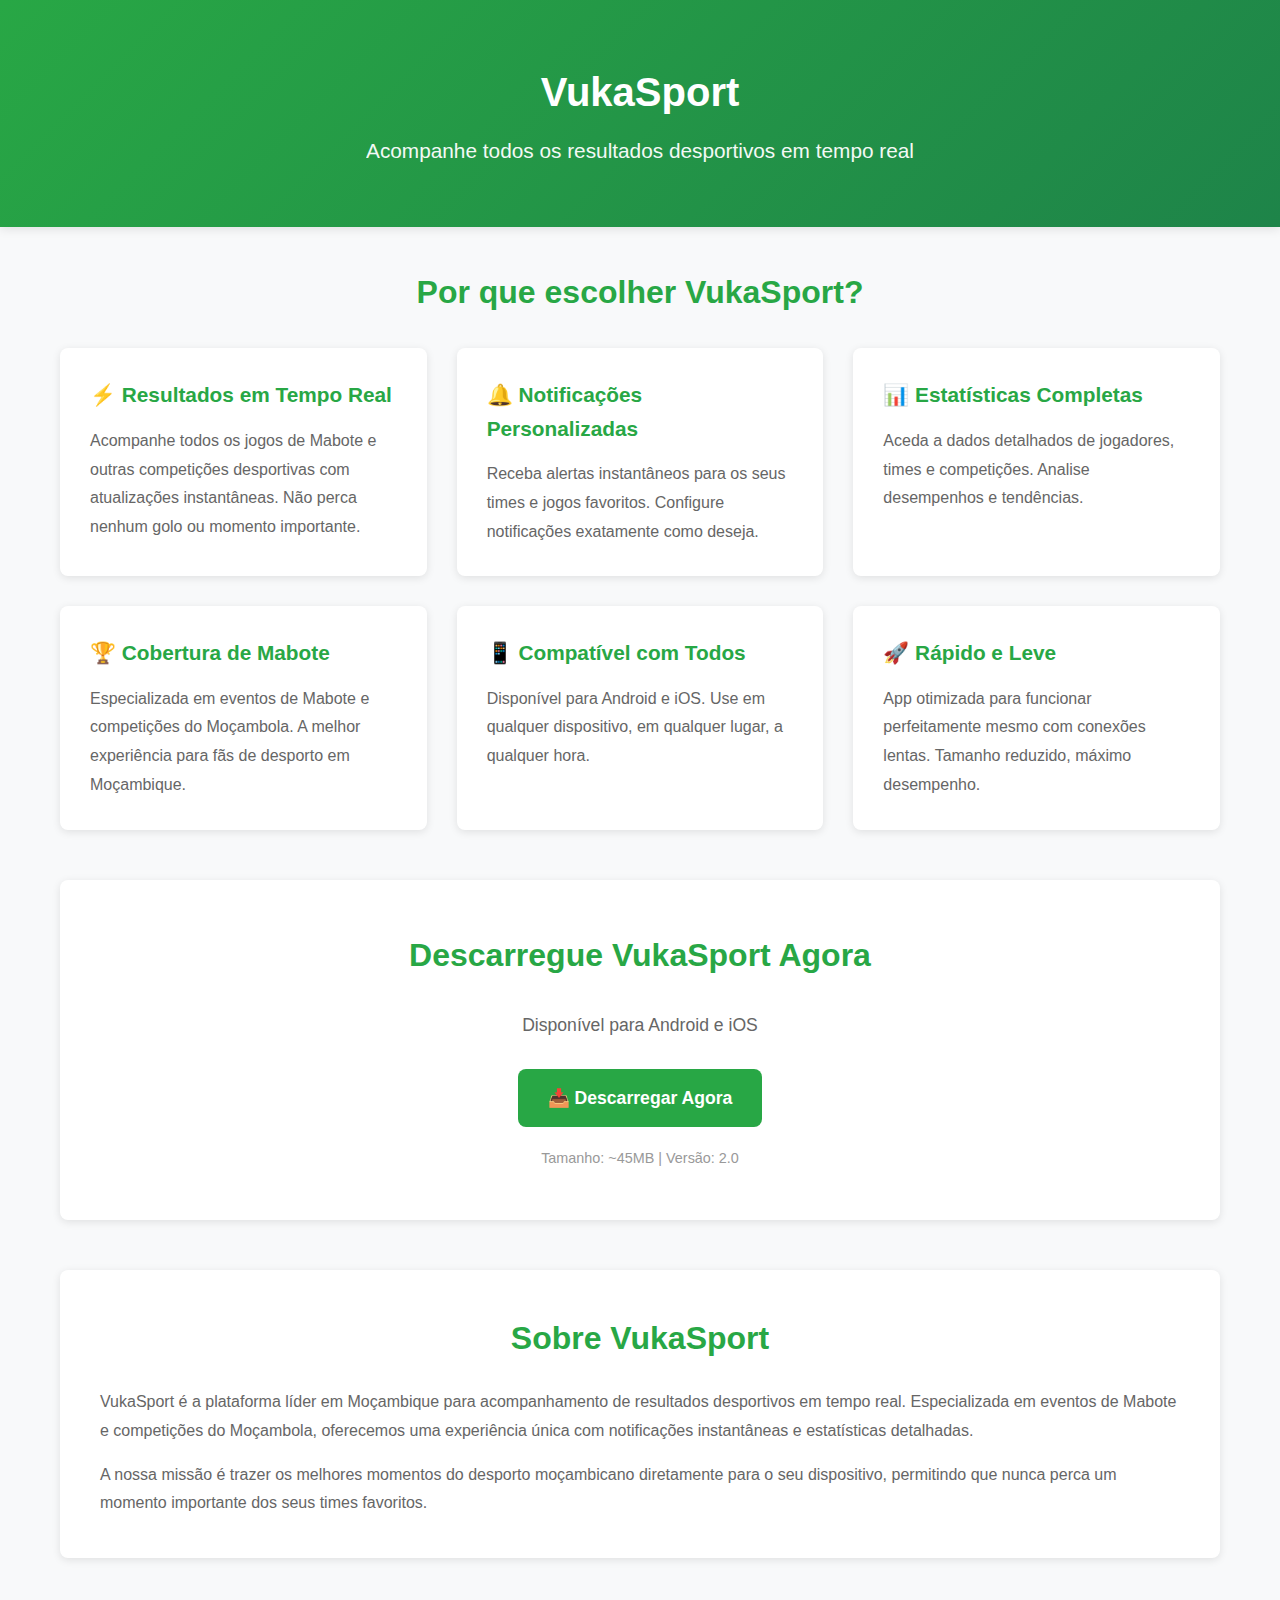
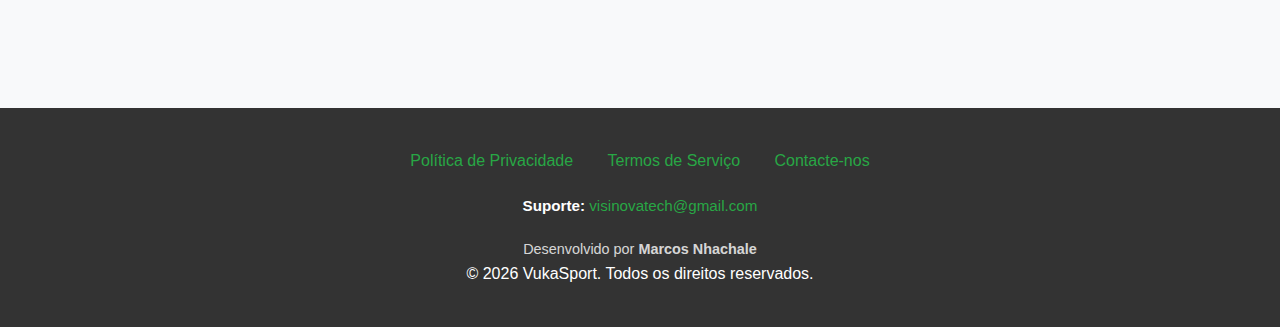
<file: index.html>
<!doctype html>
<html lang="pt-PT">

  <head>
    <!-- Meta Tags Essenciais -->
    <meta charset="UTF-8" />
    <meta name="viewport" content="width=device-width, initial-scale=1.0, maximum-scale=5" />
    
    <!-- SEO Meta Tags Otimizados -->
    <meta name="description" content="VukaSport - Acompanhe todos os resultados desportivos em tempo real. Siga jogos de Mabote, receba notificações instantâneas e aceda a estatísticas completas. Disponível para Android e iOS." />
    <meta name="keywords" content="VukaSport, Mabote, jogos de Mabote, resultados desportivos, tempo real, futebol Moçambique, notificações desportivas, app desporto, Android, iOS, resultados Mabote, Moçambola, estatísticas futebol" />
    <meta name="author" content="Marcos Nhachale" />
    <meta name="theme-color" content="#28A745" />
    <meta name="robots" content="index, follow, max-image-preview:large, max-snippet:-1, max-video-preview:-1" />
    <meta name="language" content="Portuguese" />
    <meta name="revisit-after" content="7 days" />
    
    <!-- Open Graph Tags para Redes Sociais -->
    <meta property="og:title" content="VukaSport - Acompanhe Todos os Resultados em Tempo Real" />
    <meta property="og:description" content="Descarregue VukaSport gratuitamente e acompanhe todos os jogos de Mabote, resultados e estatísticas desportivas instantaneamente." />
    <meta property="og:type" content="website" />
    <meta property="og:url" content="https://vukasport.github.io" />
    <meta property="og:image" content="https://vukasport.github.io/app-icon.png" />
    <meta property="og:image:width" content="512" />
    <meta property="og:image:height" content="512" />
    <meta property="og:image:type" content="image/png" />
    <meta property="og:site_name" content="VukaSport" />
    <meta property="og:locale" content="pt_PT" />
    
    <!-- Twitter Card Tags -->
    <meta name="twitter:card" content="summary_large_image" />
    <meta name="twitter:title" content="VukaSport - Resultados em Tempo Real" />
    <meta name="twitter:description" content="App de acompanhamento de resultados desportivos com notificações personalizadas para jogos de Mabote." />
    <meta name="twitter:image" content="https://vukasport.github.io/app-icon.png" />
    <meta name="twitter:creator" content="@VukaSport" />
    
    <!-- Canonical URL -->
    <link rel="canonical" href="https://vukasport.github.io" />
    
    <!-- Alternate Links para Localização -->
    <link rel="alternate" hreflang="pt-PT" href="https://vukasport.github.io" />
    <link rel="alternate" hreflang="pt-BR" href="https://vukasport.github.io/pt-br" />
    <link rel="alternate" hreflang="x-default" href="https://vukasport.github.io" />
    
    <!-- App Links -->
    <link rel="manifest" href="/manifest.json" />
    <link rel="apple-touch-icon" href="/app-icon.png" />
    <link rel="icon" type="image/png" href="/app-icon.png" />
    
    <!-- Preconnect para Performance -->
    <link rel="preconnect" href="https://fonts.googleapis.com" />
    <link rel="preconnect" href="https://fonts.gstatic.com" crossorigin />
    
    <!-- Structured Data (JSON-LD) - SoftwareApplication Schema -->
    <script type="application/ld+json">
    {
      "@context": "https://schema.org",
      "@type": "SoftwareApplication",
      "name": "VukaSport",
      "description": "Acompanhe todos os resultados desportivos em tempo real. App para acompanhar resultados desportivos, especialmente jogos de Mabote em Moçambique",
      "url": "https://vukasport.github.io",
      "image": "https://vukasport.github.io/app-icon.png",
      "applicationCategory": "SportsApplication",
      "operatingSystem": "Android, iOS",
      "offers": {
        "@type": "Offer",
        "price": "0",
        "priceCurrency": "MZN"
      },
      "aggregateRating": {
        "@type": "AggregateRating",
        "ratingValue": "4.8",
        "ratingCount": "1250"
      },
      "author": {
        "@type": "Person",
        "name": "Marcos Nhachale"
      },
      "publisher": {
        "@type": "Organization",
        "name": "VukaSport",
        "url": "https://vukasport.github.io"
      },
      "downloadUrl": [
        "https://drive.google.com/uc?export=download&id=1e-N4xEOkwCbmxC_TweuZSvFKHVncaNlM"
      ],
      "fileSize": "45MB",
      "releaseNotes": "Versão 2.0 - Melhorias de desempenho e novas funcionalidades",
      "softwareVersion": "2.0"
    }
    </script>
    
    <!-- Structured Data - Organization Schema -->
    <script type="application/ld+json">
    {
      "@context": "https://schema.org",
      "@type": "Organization",
      "name": "VukaSport",
      "url": "https://vukasport.github.io",
      "logo": "https://vukasport.github.io/app-icon.png",
      "description": "Plataforma de acompanhamento de resultados desportivos em tempo real para Moçambique",
      "sameAs": [
        "https://www.facebook.com/vukasport",
        "https://www.twitter.com/vukasport",
        "https://www.instagram.com/vukasport"
      ],
      "contactPoint": {
        "@type": "ContactPoint",
        "contactType": "Customer Support",
        "email": "visinovatech@gmail.com"
      }
    }
    </script>
    
    <!-- Structured Data - BreadcrumbList Schema -->
    <script type="application/ld+json">
    {
      "@context": "https://schema.org",
      "@type": "BreadcrumbList",
      "itemListElement": [
        {
          "@type": "ListItem",
          "position": 1,
          "name": "Home",
          "item": "https://vukasport.github.io"
        },
        {
          "@type": "ListItem",
          "position": 2,
          "name": "Descarregar App",
          "item": "https://vukasport.github.io#download"
        }
      ]
    }
    </script>
    
    <!-- Title Tag Otimizado -->
    <title>VukaSport - Acompanhe Todos os Resultados em Tempo Real | Descarregue Gratis</title>
    
    <!-- Stylesheet -->
    <style>
      * {
        margin: 0;
        padding: 0;
        box-sizing: border-box;
      }
      
      body {
        font-family: -apple-system, BlinkMacSystemFont, 'Segoe UI', Roboto, 'Helvetica Neue', Arial, sans-serif;
        line-height: 1.6;
        color: #333;
        background-color: #f8f9fa;
      }
      
      header {
        background: linear-gradient(135deg, #28A745 0%, #1e8449 100%);
        color: white;
        padding: 60px 20px;
        text-align: center;
        box-shadow: 0 2px 10px rgba(0,0,0,0.1);
      }
      
      header h1 {
        font-size: 2.5em;
        margin-bottom: 10px;
        font-weight: 700;
      }
      
      header .tagline {
        font-size: 1.3em;
        font-weight: 300;
        opacity: 0.95;
      }
      
      main {
        max-width: 1200px;
        margin: 0 auto;
        padding: 40px 20px;
      }
      
      section {
        margin-bottom: 50px;
      }
      
      section h2 {
        font-size: 2em;
        margin-bottom: 30px;
        color: #28A745;
        text-align: center;
      }
      
      .features {
        display: grid;
        grid-template-columns: repeat(auto-fit, minmax(280px, 1fr));
        gap: 30px;
        margin-bottom: 40px;
      }
      
      .feature {
        background: white;
        padding: 30px;
        border-radius: 8px;
        box-shadow: 0 2px 8px rgba(0,0,0,0.1);
        transition: transform 0.3s ease, box-shadow 0.3s ease;
      }
      
      .feature:hover {
        transform: translateY(-5px);
        box-shadow: 0 4px 15px rgba(0,0,0,0.15);
      }
      
      .feature h3 {
        color: #28A745;
        margin-bottom: 15px;
        font-size: 1.3em;
      }
      
      .feature p {
        color: #666;
        line-height: 1.8;
      }
      
      .download-section {
        background: white;
        padding: 50px 20px;
        border-radius: 8px;
        text-align: center;
        box-shadow: 0 2px 8px rgba(0,0,0,0.1);
      }
      
      .download-buttons {
        display: flex;
        gap: 20px;
        justify-content: center;
        flex-wrap: wrap;
        margin-top: 30px;
      }
      
      .btn {
        display: inline-flex;
        align-items: center;
        gap: 10px;
        padding: 15px 30px;
        background-color: #28A745;
        color: white;
        text-decoration: none;
        border-radius: 8px;
        font-weight: 600;
        transition: background-color 0.3s ease, transform 0.2s ease;
        border: none;
        cursor: pointer;
        font-size: 1.1em;
      }
      
      .btn:hover {
        background-color: #1e8449;
        transform: scale(1.05);
      }
      
      .btn-secondary {
        background-color: #007bff;
      }
      
      .btn-secondary:hover {
        background-color: #0056b3;
      }
      
      .btn img {
        width: 24px;
        height: 24px;
      }
      
      .about {
        background: white;
        padding: 40px;
        border-radius: 8px;
        box-shadow: 0 2px 8px rgba(0,0,0,0.1);
        line-height: 1.8;
        color: #666;
      }
      
      .about h2 {
        color: #28A745;
        margin-bottom: 20px;
      }
      
      footer {
        background-color: #333;
        color: white;
        padding: 40px 20px;
        text-align: center;
        margin-top: 60px;
      }
      
      footer nav {
        margin-bottom: 20px;
      }
      
      footer nav a {
        color: #28A745;
        text-decoration: none;
        margin: 0 15px;
        transition: color 0.3s ease;
      }
      
      footer nav a:hover {
        color: #1e8449;
      }
      
      .developer-credit {
        margin-top: 20px;
        font-size: 0.9em;
        opacity: 0.8;
      }
      
      .support-email {
        margin-top: 15px;
        font-size: 0.95em;
      }
      
      .support-email a {
        color: #28A745;
        text-decoration: none;
      }
      
      .support-email a:hover {
        text-decoration: underline;
      }
      
      @media (max-width: 768px) {
        header h1 {
          font-size: 1.8em;
        }
        
        header .tagline {
          font-size: 1.1em;
        }
        
        section h2 {
          font-size: 1.5em;
        }
        
        .download-buttons {
          flex-direction: column;
        }
        
        .btn {
          width: 100%;
          justify-content: center;
        }
      }
    </style>
  </head>

  <body>
    <!-- Header Section -->
    <header role="banner">
      <h1>VukaSport</h1>
      <p class="tagline">Acompanhe todos os resultados desportivos em tempo real</p>
    </header>
    
    <!-- Main Content -->
    <main role="main">
      <!-- Features Section -->
      <section aria-label="Funcionalidades principais">
        <h2>Por que escolher VukaSport?</h2>
        <div class="features">
          <article class="feature">
            <h3>⚡ Resultados em Tempo Real</h3>
            <p>Acompanhe todos os jogos de Mabote e outras competições desportivas com atualizações instantâneas. Não perca nenhum golo ou momento importante.</p>
          </article>
          <article class="feature">
            <h3>🔔 Notificações Personalizadas</h3>
            <p>Receba alertas instantâneos para os seus times e jogos favoritos. Configure notificações exatamente como deseja.</p>
          </article>
          <article class="feature">
            <h3>📊 Estatísticas Completas</h3>
            <p>Aceda a dados detalhados de jogadores, times e competições. Analise desempenhos e tendências.</p>
          </article>
          <article class="feature">
            <h3>🏆 Cobertura de Mabote</h3>
            <p>Especializada em eventos de Mabote e competições do Moçambola. A melhor experiência para fãs de desporto em Moçambique.</p>
          </article>
          <article class="feature">
            <h3>📱 Compatível com Todos</h3>
            <p>Disponível para Android e iOS. Use em qualquer dispositivo, em qualquer lugar, a qualquer hora.</p>
          </article>
          <article class="feature">
            <h3>🚀 Rápido e Leve</h3>
            <p>App otimizada para funcionar perfeitamente mesmo com conexões lentas. Tamanho reduzido, máximo desempenho.</p>
          </article>
        </div>
      </section>
      
      <!-- Download Section -->
      <section id="download" aria-label="Opções de descarregamento">
        <div class="download-section">
          <h2>Descarregue VukaSport Agora</h2>
          <p style="font-size: 1.1em; color: #666; margin-bottom: 20px;">Disponível para Android e iOS</p>
          <div class="download-buttons">
            <a href="https://drive.google.com/uc?export=download&id=1e-N4xEOkwCbmxC_TweuZSvFKHVncaNlM" class="btn" download>
              📥 Descarregar Agora
            </a>
          </div>
          <p style="margin-top: 20px; color: #999; font-size: 0.9em;">Tamanho: ~45MB | Versão: 2.0</p>
        </div>
      </section>
      
      <!-- About Section -->
      <section aria-label="Sobre VukaSport">
        <div class="about">
          <h2>Sobre VukaSport</h2>
          <p>VukaSport é a plataforma líder em Moçambique para acompanhamento de resultados desportivos em tempo real. Especializada em eventos de Mabote e competições do Moçambola, oferecemos uma experiência única com notificações instantâneas e estatísticas detalhadas.</p>
          <p style="margin-top: 15px;">A nossa missão é trazer os melhores momentos do desporto moçambicano diretamente para o seu dispositivo, permitindo que nunca perca um momento importante dos seus times favoritos.</p>
        </div>
      </section>
    </main>
    
    <!-- Footer -->
    <footer role="contentinfo">
      <nav aria-label="Links do rodapé">
        <a href="#privacy">Política de Privacidade</a>
        <a href="#terms">Termos de Serviço</a>
        <a href="#contact">Contacte-nos</a>
      </nav>
      
      <div class="support-email">
        <strong>Suporte:</strong> <a href="mailto:visinovatech@gmail.com">visinovatech@gmail.com</a>
      </div>
      
      <div class="developer-credit">
        <p>Desenvolvido por <strong>Marcos Nhachale</strong></p>
      </div>
      
      <p>&copy; 2026 VukaSport. Todos os direitos reservados.</p>
    </footer>
  </body>

</html>
</file>
